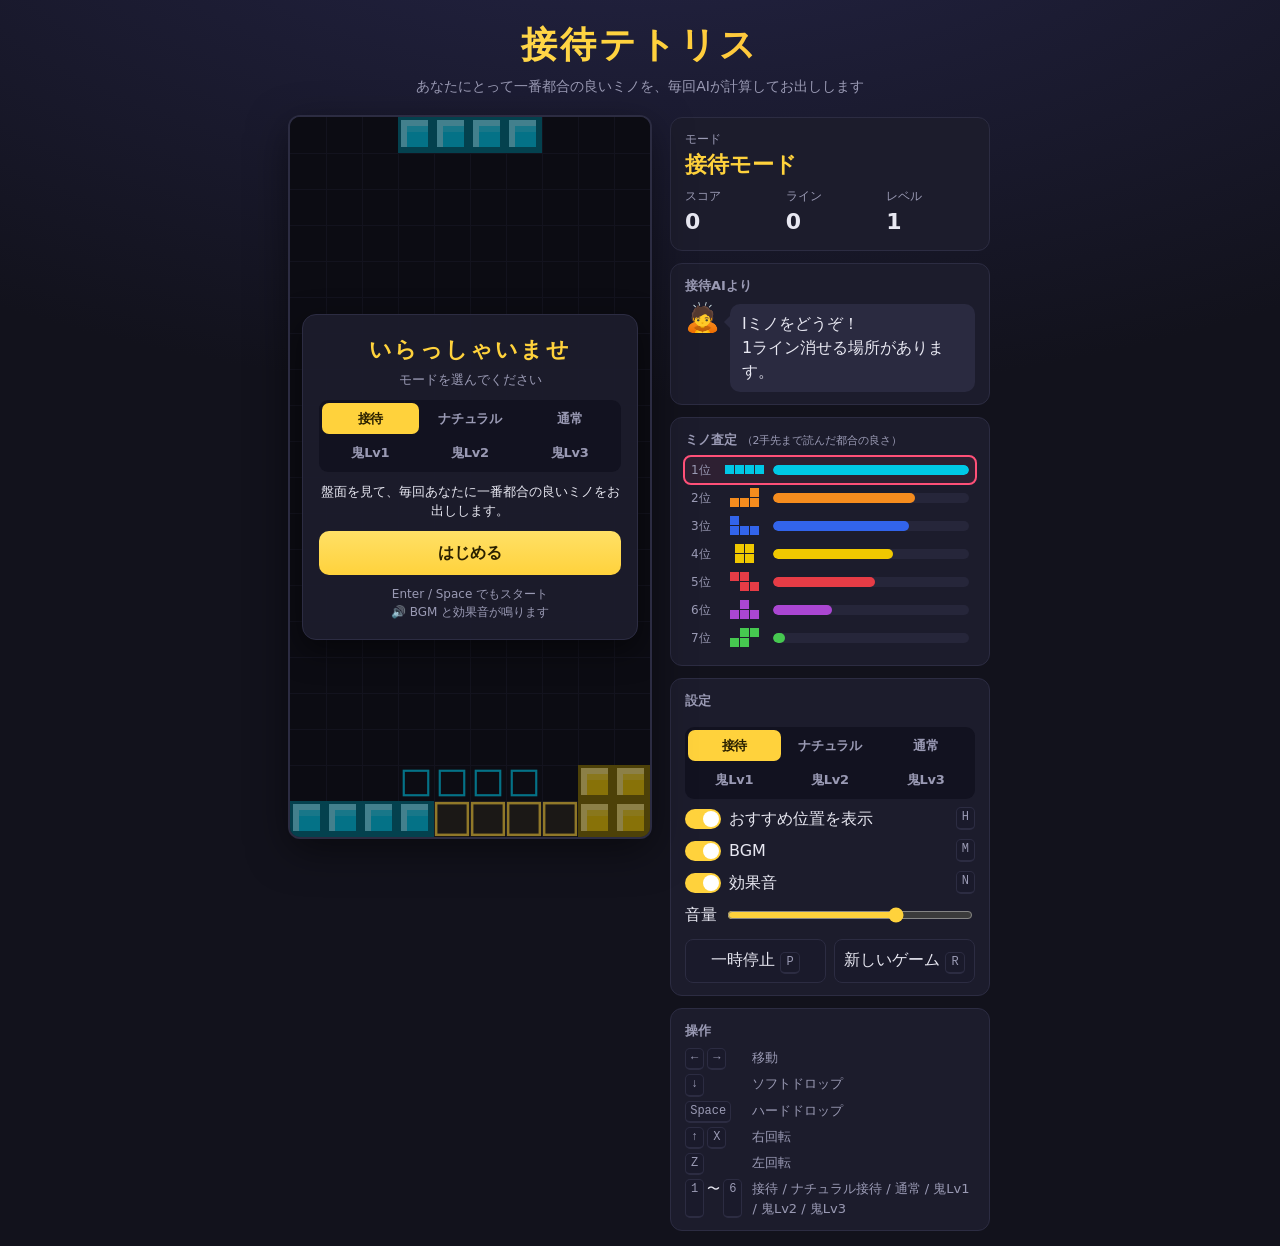
<file: tetris-settai/index.html>
<!doctype html>
<html lang="ja">
<head>
  <meta charset="utf-8">
  <meta name="viewport" content="width=device-width, initial-scale=1">
  <title>接待テトリス</title>
  <meta name="description" content="プレイヤーにとって一番都合の良いミノを、毎回AIが計算して出してくれるテトリス">
  <link rel="icon" href="data:image/svg+xml,%3Csvg xmlns='http://www.w3.org/2000/svg' viewBox='0 0 3 3'%3E%3Cpath fill='%23ffd23c' d='M0 1.5h3v1H0zM1 .5h1v1H1z'/%3E%3C/svg%3E">
  <link rel="stylesheet" href="style.css">
</head>
<body>
  <header class="top">
    <h1>接待テトリス</h1>
    <p class="tagline">あなたにとって一番都合の良いミノを、毎回AIが計算してお出しします</p>
  </header>

  <main class="layout">
    <section class="stage">
      <div class="board-wrap" id="boardWrap">
        <canvas id="board" aria-label="ゲーム盤面"></canvas>
        <div class="next-box" id="nextBox" hidden><span>NEXT</span><canvas id="nextCanvas"></canvas></div>

        <div class="overlay" id="startOverlay">
          <div class="start-card">
            <h2>いらっしゃいませ</h2>
            <p class="start-lead">モードを選んでください</p>
            <div class="seg" role="group" aria-label="モード" data-modes></div>
            <p class="mode-desc" id="modeDesc"></p>
            <button class="primary" id="startBtn" disabled>はじめる</button>
            <p class="start-note">Enter / Space でもスタート<br>🔊 BGM と効果音が鳴ります</p>
          </div>
        </div>
      </div>

      <div class="touch" id="touch" aria-label="タッチ操作">
        <button data-touch="ccw" aria-label="左回転">⟲</button>
        <button data-touch="left" aria-label="左">◀</button>
        <button data-touch="down" aria-label="ソフトドロップ">▼</button>
        <button data-touch="right" aria-label="右">▶</button>
        <button data-touch="cw" aria-label="右回転">⟳</button>
        <button data-touch="hard" aria-label="ハードドロップ">⤓</button>
      </div>
    </section>

    <aside class="panel">
      <div class="card stats">
        <div class="stat mode-stat"><span class="label">モード</span><span class="value mode-badge" id="mode">-</span></div>
        <div class="stat"><span class="label">スコア</span><span class="value" id="score">0</span></div>
        <div class="stat"><span class="label">ライン</span><span class="value" id="lines">0</span></div>
        <div class="stat"><span class="label">レベル</span><span class="value" id="level">1</span></div>
      </div>

      <div class="card">
        <h3>接待AIより</h3>
        <div class="bubble">
          <span class="avatar" aria-hidden="true">🙇</span>
          <p id="comment">準備中です…</p>
        </div>
      </div>

      <div class="card" id="rankingCard">
        <h3>ミノ査定 <small>（2手先まで読んだ都合の良さ）</small></h3>
        <div class="ranking" id="ranking"></div>
      </div>

      <div class="card settings">
        <h3>設定</h3>
        <div class="seg" role="group" aria-label="モード" data-modes></div>
        <label class="switch"><input type="checkbox" id="optHint"><span>おすすめ位置を表示</span><kbd>H</kbd></label>
        <label class="switch"><input type="checkbox" id="optBgm"><span>BGM</span><kbd>M</kbd></label>
        <label class="switch"><input type="checkbox" id="optSe"><span>効果音</span><kbd>N</kbd></label>
        <label class="volume"><span>音量</span><input type="range" id="optVol" min="0" max="100"></label>
        <div class="buttons">
          <button id="btnPause">一時停止 <kbd>P</kbd></button>
          <button id="btnNew">新しいゲーム <kbd>R</kbd></button>
        </div>
      </div>

      <div class="card help">
        <h3>操作</h3>
        <dl>
          <dt><kbd>←</kbd><kbd>→</kbd></dt><dd>移動</dd>
          <dt><kbd>↓</kbd></dt><dd>ソフトドロップ</dd>
          <dt><kbd>Space</kbd></dt><dd>ハードドロップ</dd>
          <dt><kbd>↑</kbd><kbd>X</kbd></dt><dd>右回転</dd>
          <dt><kbd>Z</kbd></dt><dd>左回転</dd>
          <dt><kbd>1</kbd>〜<kbd>6</kbd></dt><dd>接待 / ナチュラル接待 / 通常 / 鬼Lv1 / 鬼Lv2 / 鬼Lv3</dd>
        </dl>
      </div>
    </aside>
  </main>

  <div class="error" id="error" role="alert" hidden></div>

  <!-- ES Modules は file:// で開くと読み込めないので、通常の script タグで読み込む -->
  <script src="engine.js"></script>
  <script src="audio.js"></script>
  <script src="app.js"></script>
</body>
</html>
</file>
<file: tetris-settai/style.css>
:root {
  --bg: #12121c;
  --bg2: #1a1a2b;
  --card: #1c1c2c;
  --line: #2c2c42;
  --text: #e8e8f2;
  --muted: #9a9ab4;
  --gold: #ffd23c;
  --pink: #ff5078;
  --green: #5aff78;
  --settai: #ffd23c;
  --natural: #8ee6a8;
  --normal: #7ab8ff;
  --oni: #ff5a5a;
  --oni1: #ff9a52;
  --oni3: #c04dff;
  color-scheme: dark;
}

* { box-sizing: border-box; }

body {
  margin: 0;
  min-height: 100vh;
  background: radial-gradient(1200px 600px at 50% -200px, #26264a, var(--bg));
  color: var(--text);
  font-family: system-ui, "Hiragino Kaku Gothic ProN", "Hiragino Sans", "Meiryo", sans-serif;
  line-height: 1.5;
}

kbd {
  display: inline-block;
  min-width: 1.6em;
  padding: 0 .35em;
  border: 1px solid var(--line);
  border-bottom-width: 2px;
  border-radius: 5px;
  background: var(--bg2);
  color: var(--muted);
  font: 12px/1.6 ui-monospace, Consolas, monospace;
  text-align: center;
}

button {
  font: inherit;
  color: inherit;
  cursor: pointer;
}

/* ---- ヘッダー ---- */

.top {
  text-align: center;
  padding: 18px 16px 4px;
}
.top h1 {
  margin: 0;
  font-size: clamp(26px, 5vw, 36px);
  letter-spacing: .08em;
  background: linear-gradient(90deg, #ffe680, var(--gold), #ff9e3c);
  -webkit-background-clip: text;
  background-clip: text;
  color: transparent;
}
.tagline {
  margin: 4px 0 0;
  color: var(--muted);
  font-size: 14px;
}

/* ---- レイアウト ---- */

.layout {
  display: flex;
  justify-content: center;
  align-items: flex-start;
  gap: 20px;
  padding: 16px;
}

.stage {
  display: flex;
  flex-direction: column;
  align-items: center;
  gap: 12px;
}

.board-wrap {
  position: relative;
  width: min(92vw, 40vh, 380px);
  min-width: 200px;
  aspect-ratio: 1 / 2;
  border-radius: 10px;
  overflow: hidden;
  box-shadow: 0 0 0 2px var(--line), 0 12px 40px rgba(0, 0, 0, .5);
  background: #0e0e14;
}
.board-wrap canvas {
  display: block;
  width: 100%;
  height: 100%;
}

.panel {
  width: 320px;
  display: flex;
  flex-direction: column;
  gap: 12px;
}

.card {
  background: var(--card);
  border: 1px solid var(--line);
  border-radius: 12px;
  padding: 12px 14px;
}
.card h3 {
  margin: 0 0 8px;
  font-size: 13px;
  color: var(--muted);
  font-weight: 600;
}
.card h3 small { font-weight: 400; }

/* ---- ステータス ---- */

.stats {
  display: grid;
  grid-template-columns: repeat(3, 1fr);
  gap: 6px 12px;
}
.stat { display: flex; flex-direction: column; }
.stat.mode-stat { grid-column: 1 / -1; }
.stat .label { font-size: 12px; color: var(--muted); }
.stat .value { font-size: 22px; font-weight: 700; font-variant-numeric: tabular-nums; }
.mode-badge[data-mode="0"] { color: var(--settai); }
.mode-badge[data-mode="1"] { color: var(--normal); }
.mode-badge[data-mode="2"] { color: var(--oni); }
.mode-badge[data-mode="3"] { color: var(--natural); }
.mode-badge[data-mode="4"] { color: var(--oni1); }
.mode-badge[data-mode="5"] { color: var(--oni3); }

/* ---- NEXT（鬼モードのお情け。盤面の右上に重ねる） ---- */

.next-box {
  position: absolute;
  top: 6px;
  right: 6px;
  width: 27%;
  padding: 3px 4px 5px;
  border-radius: 8px;
  background: rgba(20, 20, 34, .82);
  border: 1px solid var(--line);
  text-align: center;
  pointer-events: none;
  transition: opacity .2s;
}
.next-box[hidden] { display: none; }
.next-box.faded { opacity: .3; } /* 積み上がって右上が埋まってきたら薄くする */
.next-box span {
  display: block;
  font-size: 10px;
  font-weight: 700;
  letter-spacing: .15em;
  color: var(--oni);
}
.next-box canvas {
  display: block;
  width: 100%;
  aspect-ratio: 2 / 1;
}

/* ---- 接待AIのひとこと ---- */

.bubble {
  display: flex;
  gap: 10px;
  align-items: flex-start;
}
.avatar { font-size: 28px; line-height: 1; }
.bubble p {
  position: relative;
  flex: 1;
  margin: 0;
  min-height: 3.2em;
  padding: 8px 12px;
  border-radius: 10px;
  background: #2a2a40;
  white-space: pre-line;
}
.bubble p::before {
  content: "";
  position: absolute;
  left: -6px;
  top: 12px;
  border: 6px solid transparent;
  border-left: 0;
  border-right-color: #2a2a40;
}
.bubble p.pop { animation: pop .25s ease-out; }
@keyframes pop {
  from { transform: scale(.96); opacity: .3; }
  to { transform: none; opacity: 1; }
}

/* ---- ミノ査定 ---- */

.ranking {
  position: relative;
  height: calc(7 * 28px);
}
.rank-row {
  position: absolute;
  left: 0;
  right: 0;
  height: 26px;
  display: flex;
  align-items: center;
  gap: 8px;
  padding: 0 6px;
  border-radius: 6px;
  transition: top .35s ease;
}
.rank-row.current {
  outline: 2px solid var(--pink);
  background: rgba(255, 80, 120, .08);
}
.rank-no {
  width: 2.2em;
  font-size: 12px;
  color: var(--muted);
}
.rank-icon { width: 40px; height: 20px; }
.rank-bar {
  flex: 1;
  height: 10px;
  border-radius: 5px;
  background: #26263a;
  overflow: hidden;
}
.rank-bar i {
  display: block;
  height: 100%;
  border-radius: 5px;
  transition: width .35s ease;
}

/* ---- 設定 ---- */

.settings { display: flex; flex-direction: column; gap: 8px; }

/* 1段目に「接待 / ナチュラル / 通常」、2段目に「鬼Lv1 / 鬼Lv2 / 鬼Lv3」を並べる */
.seg {
  display: grid;
  grid-template-columns: repeat(3, 1fr);
  gap: 3px;
  padding: 3px;
  border-radius: 9px;
  background: #121220;
}
.seg button {
  padding: 6px 0;
  border: 0;
  border-radius: 7px;
  background: transparent;
  color: var(--muted);
  font-size: 13px;
  font-weight: 600;
  white-space: nowrap;
  letter-spacing: -.02em;
}
.seg button[aria-pressed="true"][data-mode="0"] { background: var(--settai); color: #2a2000; }
.seg button[aria-pressed="true"][data-mode="1"] { background: var(--normal); color: #001a33; }
.seg button[aria-pressed="true"][data-mode="2"] { background: var(--oni); color: #330000; }
.seg button[aria-pressed="true"][data-mode="3"] { background: var(--natural); color: #00290f; }
.seg button[aria-pressed="true"][data-mode="4"] { background: var(--oni1); color: #331400; }
.seg button[aria-pressed="true"][data-mode="5"] { background: var(--oni3); color: #fff; }

.switch {
  display: flex;
  align-items: center;
  gap: 8px;
  cursor: pointer;
}
.switch span { flex: 1; }
.switch input {
  appearance: none;
  width: 36px;
  height: 20px;
  margin: 0;
  border-radius: 10px;
  background: #3a3a52;
  position: relative;
  cursor: pointer;
  transition: background .2s;
}
.switch input::after {
  content: "";
  position: absolute;
  top: 2px;
  left: 2px;
  width: 16px;
  height: 16px;
  border-radius: 50%;
  background: #fff;
  transition: transform .2s;
}
.switch input:checked { background: var(--gold); }
.switch input:checked::after { transform: translateX(16px); }

.volume {
  display: flex;
  align-items: center;
  gap: 8px;
}
.volume input { flex: 1; accent-color: var(--gold); }

.buttons {
  display: grid;
  grid-template-columns: 1fr 1fr;
  gap: 8px;
  margin-top: 4px;
}
.buttons button {
  padding: 8px 4px;
  border: 1px solid var(--line);
  border-radius: 8px;
  background: var(--bg2);
}
.buttons button:hover { border-color: var(--gold); }

/* ---- 操作説明 ---- */

.help dl {
  display: grid;
  grid-template-columns: auto 1fr;
  gap: 4px 10px;
  margin: 0;
  font-size: 13px;
}
.help dt { display: flex; gap: 3px; }
.help dd { margin: 0; color: var(--muted); }

/* ---- スタート画面 ---- */

.overlay {
  position: absolute;
  inset: 0;
  display: grid;
  place-items: center;
  padding: 12px;
  background: rgba(10, 10, 18, .45);
}
.overlay[hidden] { display: none; }
.start-card {
  width: 100%;
  padding: 18px 16px;
  border-radius: 14px;
  background: rgba(28, 28, 44, .94);
  border: 1px solid var(--line);
  text-align: center;
  box-shadow: 0 10px 30px rgba(0, 0, 0, .5);
}
.start-card h2 {
  margin: 0;
  color: var(--gold);
  font-size: 22px;
  letter-spacing: .1em;
}
.start-lead { margin: 4px 0 10px; color: var(--muted); font-size: 13px; }
.mode-desc { min-height: 3em; margin: 10px 0; font-size: 13px; }
.primary {
  width: 100%;
  padding: 10px;
  border: 0;
  border-radius: 10px;
  background: linear-gradient(180deg, #ffe066, var(--gold));
  color: #2a2000;
  font-weight: 700;
  font-size: 16px;
}
.primary:disabled { opacity: .6; cursor: wait; }
.start-note { margin: 10px 0 0; color: var(--muted); font-size: 12px; }

/* ---- タッチ操作（スマホ・タブレットのみ） ---- */

.touch { display: none; }
@media (pointer: coarse) {
  .touch {
    display: grid;
    grid-template-columns: repeat(6, 1fr);
    gap: 6px;
    width: min(92vw, 420px);
  }
  .touch button {
    height: 52px;
    border: 1px solid var(--line);
    border-radius: 10px;
    background: var(--card);
    font-size: 22px;
    touch-action: manipulation;
    user-select: none;
    -webkit-user-select: none;
  }
  .touch button:active { background: #2a2a40; }
  .board-wrap { width: min(92vw, 34vh, 380px); }
}

/* ---- エラー表示 ---- */

.error {
  position: fixed;
  left: 16px;
  right: 16px;
  bottom: 16px;
  padding: 12px 16px;
  border-radius: 10px;
  background: #4a1020;
  border: 1px solid var(--pink);
  white-space: pre-line;
}

/* ---- 狭い画面では縦に並べる ---- */

@media (max-width: 760px) {
  .layout { flex-direction: column; align-items: center; }
  .panel { width: min(100%, 480px); }
  .help { display: none; }
}
</file>
